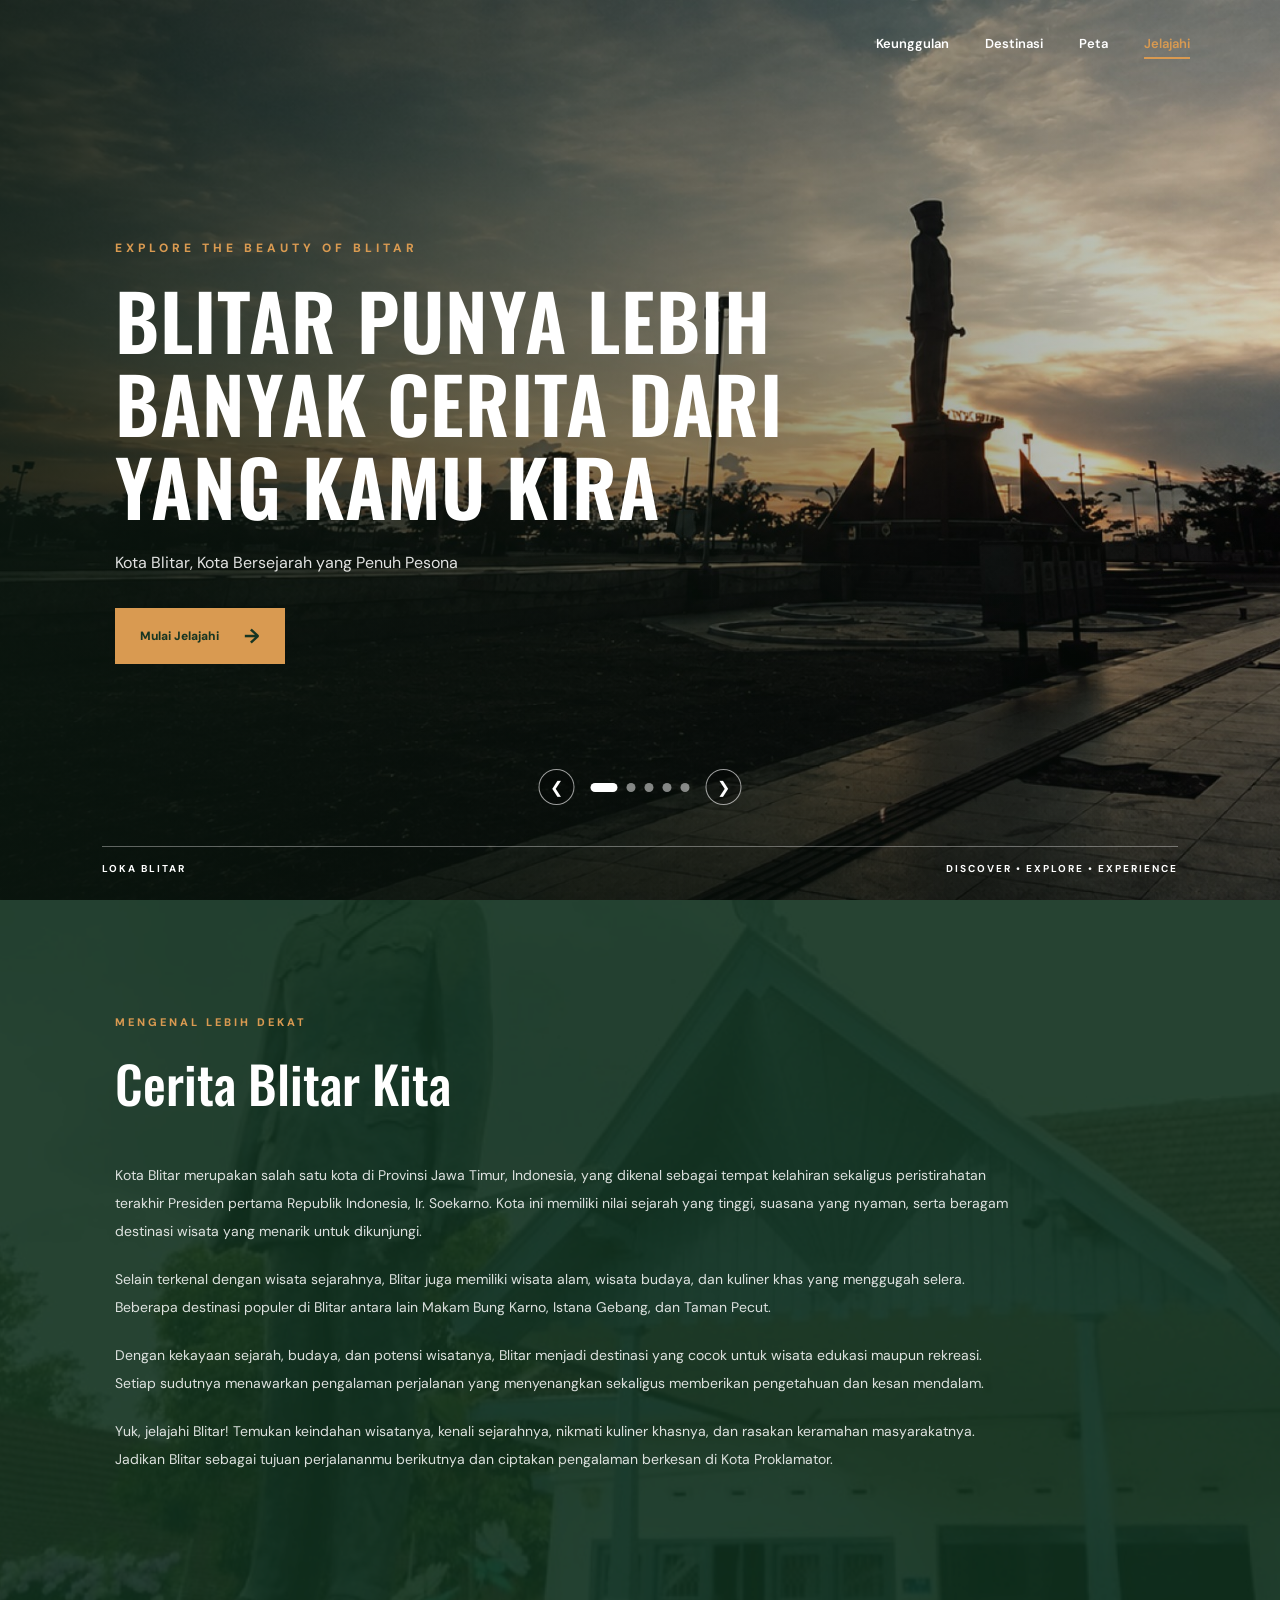
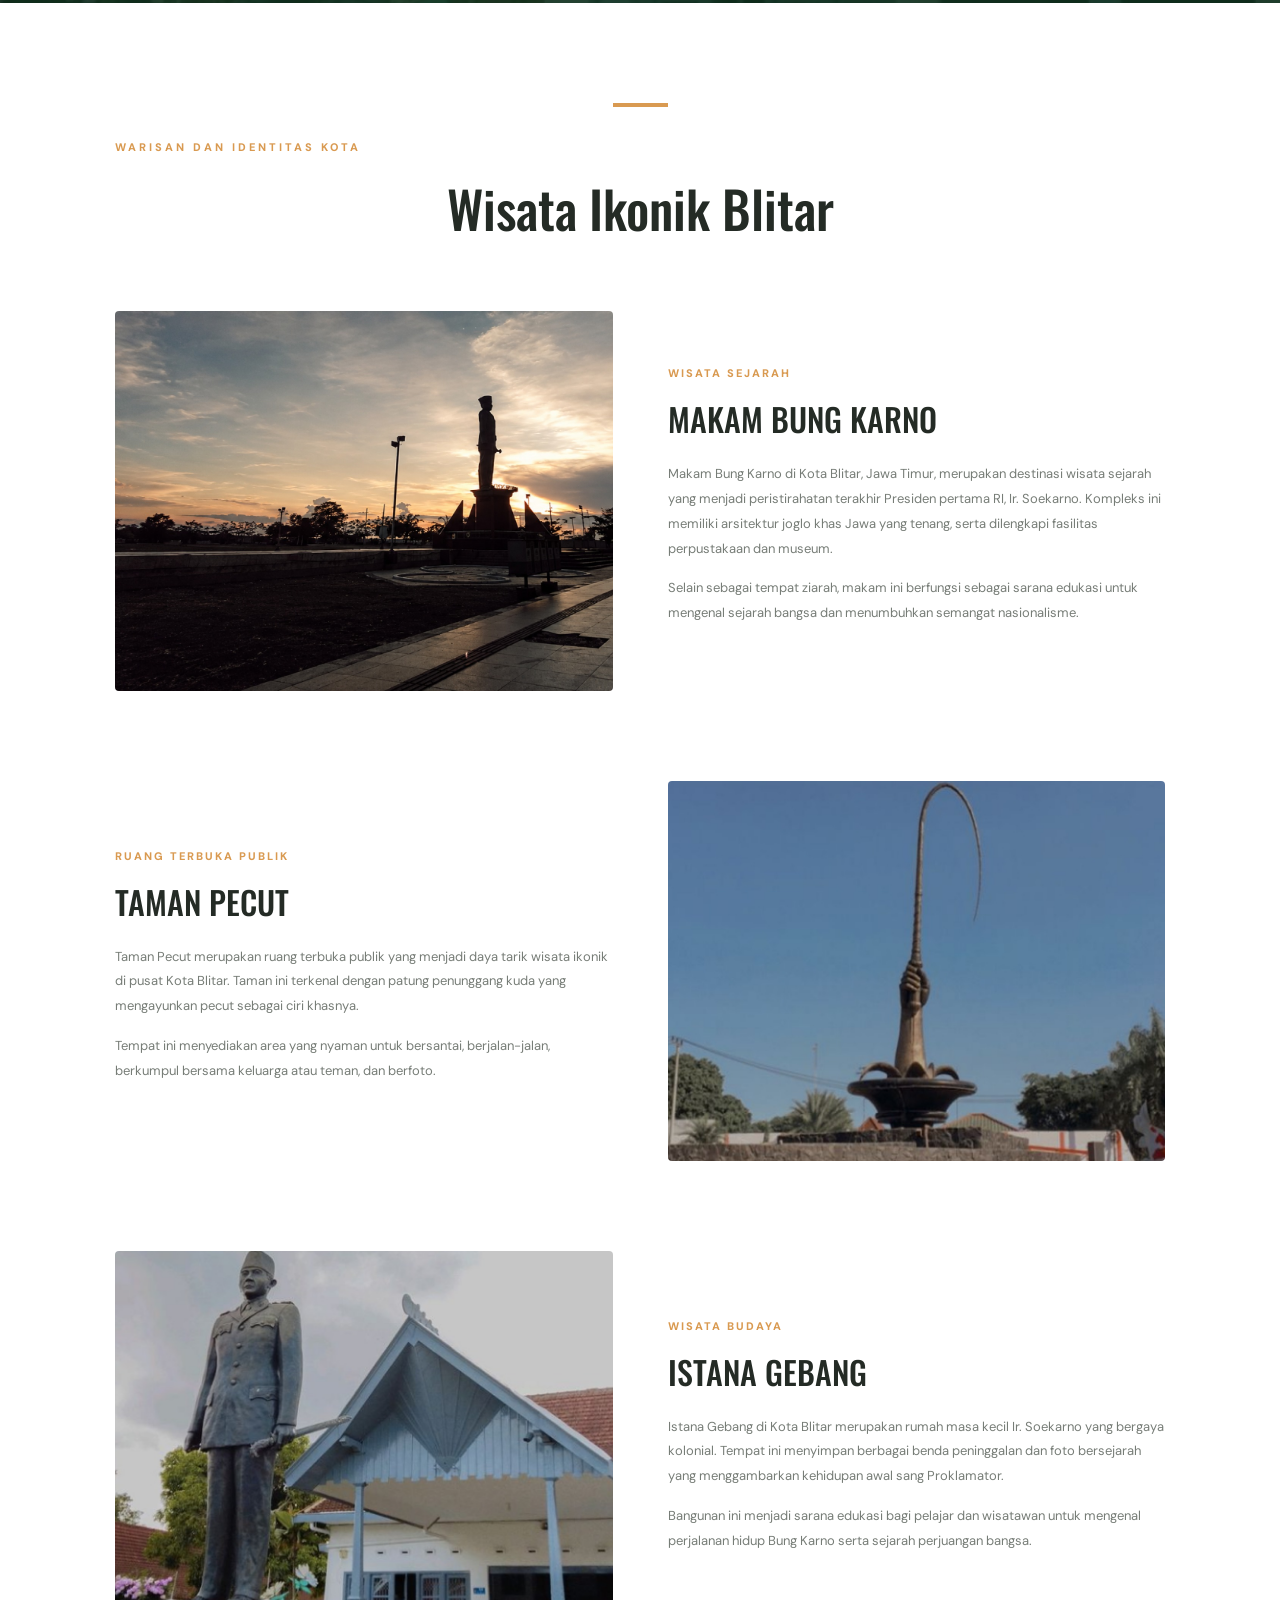
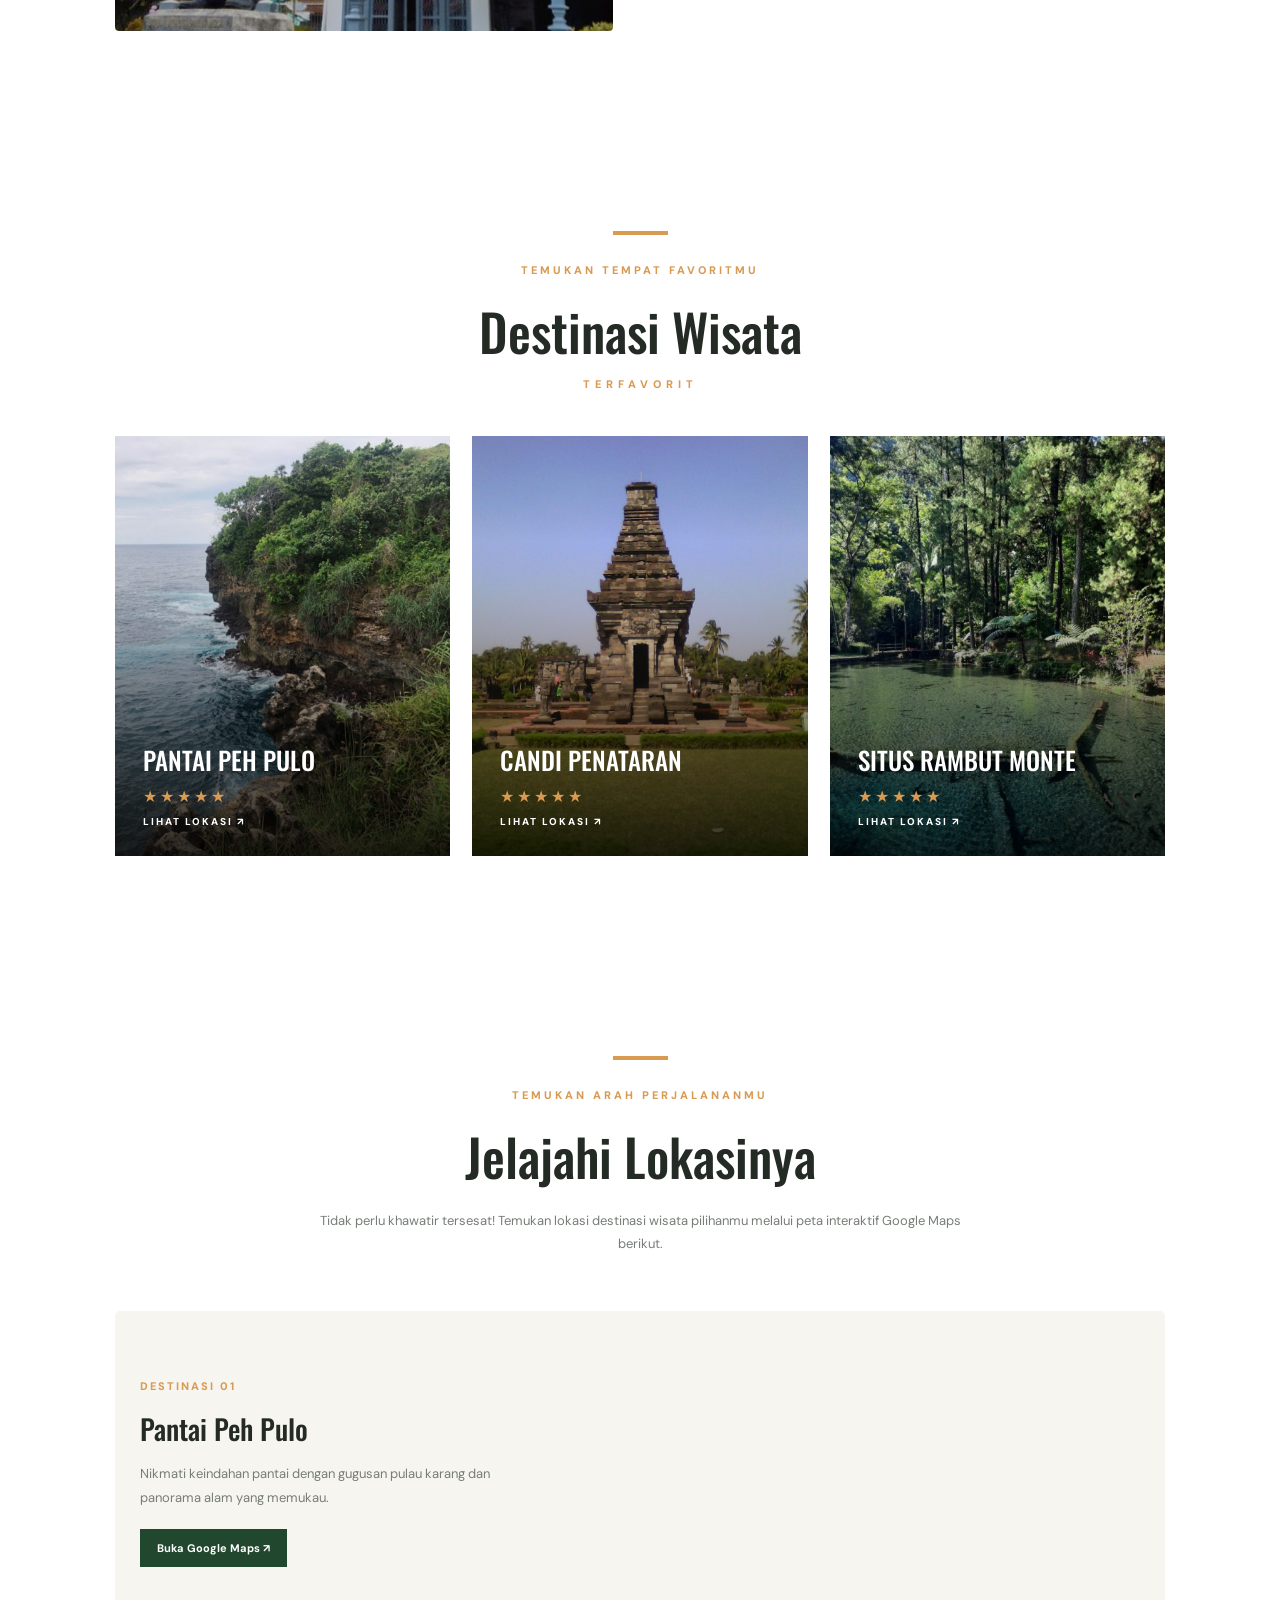
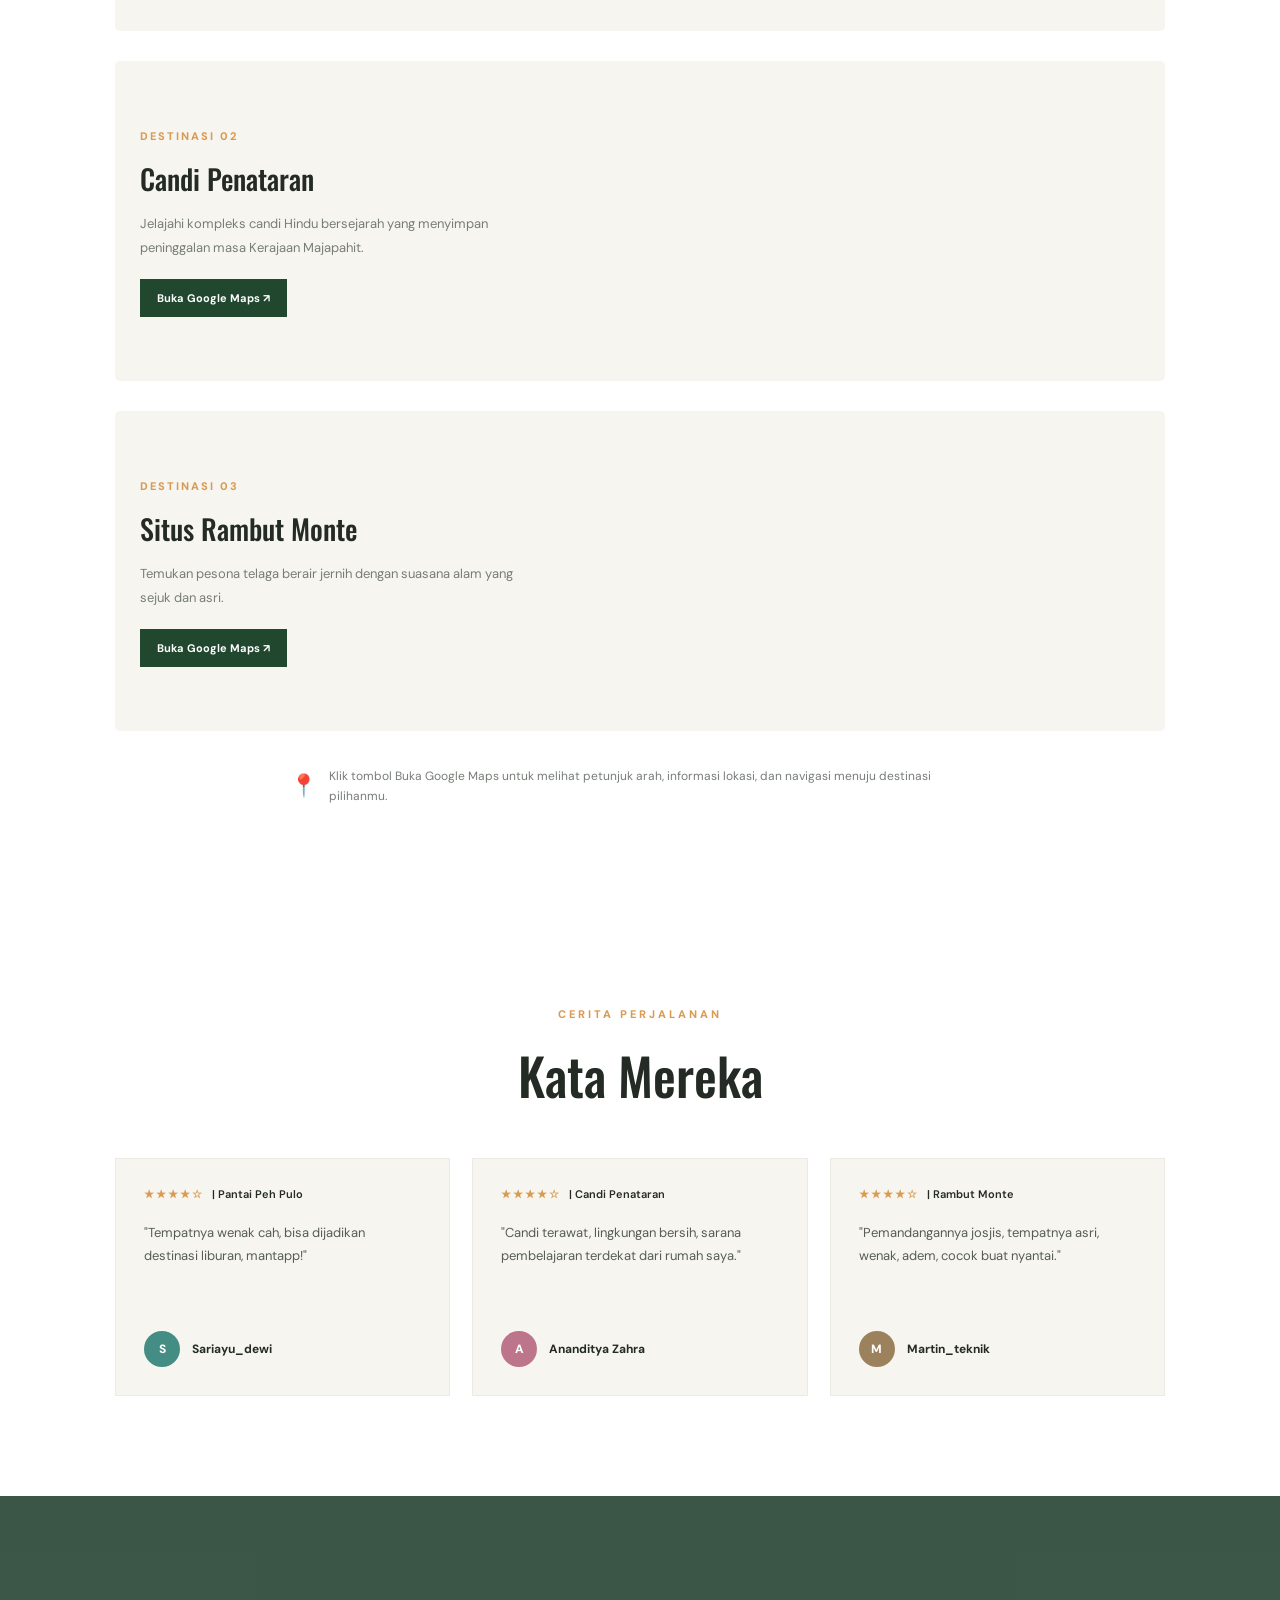
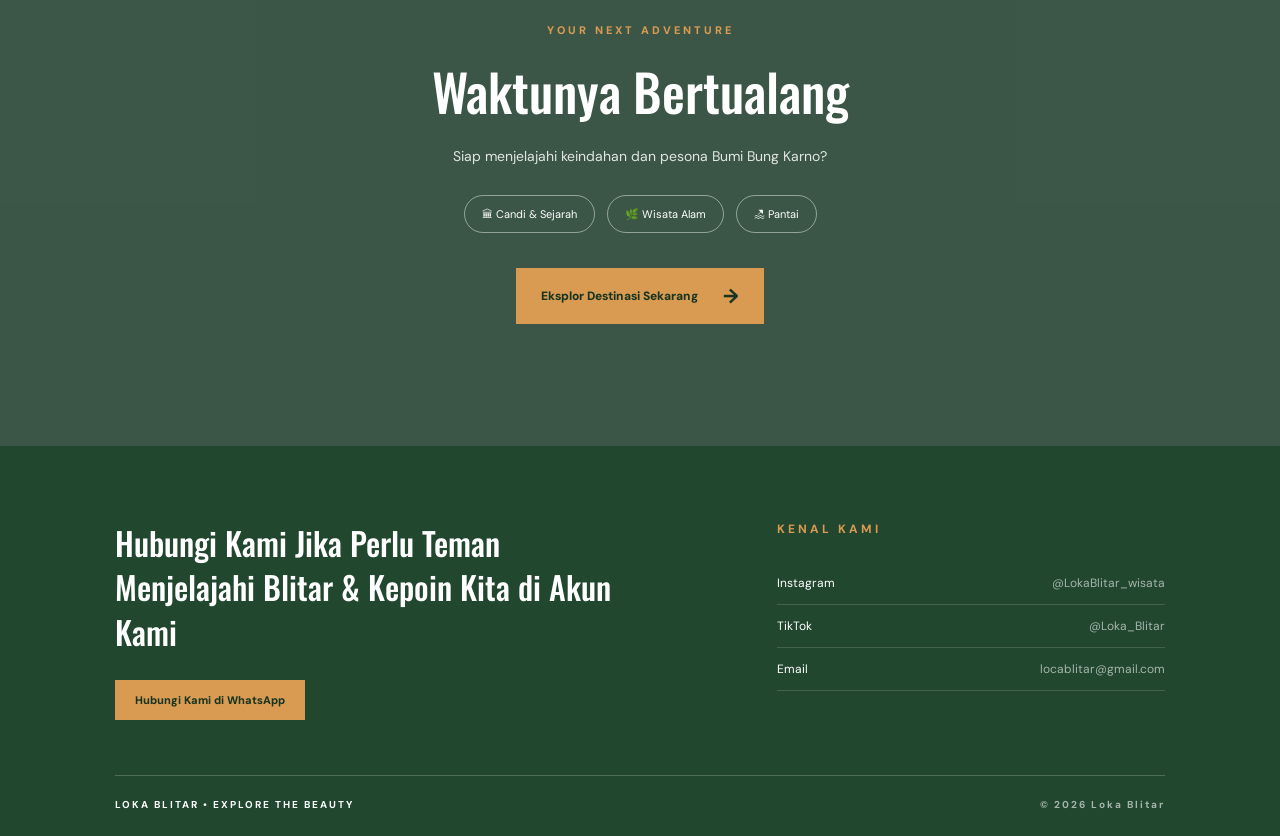
<file: index.html>
<!DOCTYPE html>
<html lang="id">
<head>
    <meta charset="UTF-8">
    <meta name="viewport" content="width=device-width, initial-scale=1.0">
    <meta name="theme-color" content="#21472f">
    <meta name="description" content="Loka Blitar - Jelajahi wisata sejarah, alam, budaya, dan kuliner Blitar.">

    <title>Loka Blitar — Kota Bersejarah yang Penuh Pesona</title>

    <link rel="stylesheet" href="style.css">

    <link rel="preconnect" href="https://fonts.googleapis.com">
    <link rel="preconnect" href="https://fonts.gstatic.com" crossorigin>

    <link href="https://fonts.googleapis.com/css2?family=DM+Sans:wght@300;400;500;600;700;800&family=Oswald:wght@400;500;600;700&display=swap" rel="stylesheet">
</head>

<body>

<!-- =================================
     HERO / BERANDA
================================== -->

<header class="hero" id="beranda" data-interval="5000">

    <!-- GAMBAR HERO
         Untuk mengganti gambar, ubah src di bawah.
         Untuk menambah gambar, salin satu elemen img.
    -->

    <div class="hero-slider">

        <img
            class="hero-image active"
            src="assets/bungkarno-hero.jpeg"
            alt="Makam Bung Karno"
            data-label="EXPLORE THE BEAUTY OF BLITAR"
            data-title="BLITAR PUNYA LEBIH BANYAK CERITA DARI YANG KAMU KIRA"
            data-description="Kota Blitar, Kota Bersejarah yang Penuh Pesona"
        >

        <img
            class="hero-image"
            src="assets/stasiun -dalam.jfif"
            alt="Stasiun Blitar"
            data-label="DISCOVER THE HISTORY"
            data-title="MENELUSURI JEJAK SEJARAH SANG PROKLAMATOR"
            data-description="Titik Awal Penjelajahan Jejak Sang Proklamator."
        >

        <img
            class="hero-image"
            src="assets/museum-peta.jfif"
            alt="Museum Peta"
            data-label="EDUCATIONAL TOURISM"
            data-title="JEJAK PERJUANGAN PETA"
            data-description="Saksi Bisu Perjuangan PETA di Blitar."
        >

        <img
            class="hero-image"
            src="assets/pantai pehpulo.jpeg"
            alt="Pantai Peh Pulo"
            data-label="EXPERIENCE THE NATURE"
            data-title="TEMUKAN PESONA ALAM BLITAR YANG MEMIKAT"
            data-description="Nikmati panorama pantai dan keindahan alam yang menenangkan."
        >

        <img
            class="hero-image"
            src="assets/gn-buthak.jfif"
            alt="Gunung Buthak"
            data-label="FIND YOUR ADVENTURE"
            data-title="ADA BANYAK KEINDAHAN YANG MENUNGGU UNTUK DIJELAJAHI"
            data-description="Temukan pengalaman perjalanan yang berkesan di Blitar."
        >

    </div>

    <div class="hero-shade"></div>

    <a class="hero-logo-hotspot" href="#beranda" aria-label="Loka Blitar"></a>

    <!-- NAVIGASI -->

    <nav class="hero-nav">
        <a href="#keunggulan">Keunggulan</a>
        <a href="#destinasi">Destinasi</a>
        <a href="#peta">Peta</a>
        <a href="#pesanan">Jelajahi</a>
    </nav>

    <!-- JUDUL HERO -->

    <div class="hero-copy">

        <span class="hero-label">
            EXPLORE THE BEAUTY OF BLITAR
        </span>

        <h1>
            BLITAR PUNYA LEBIH BANYAK CERITA DARI YANG KAMU KIRA
        </h1>

        <p>
            Kota Blitar, Kota Bersejarah yang Penuh Pesona
        </p>

        <a href="#destinasi" class="hero-button">
            Mulai Jelajahi <span>→</span>
        </a>

    </div>

    <!-- KONTROL SLIDER -->

    <div class="hero-slider-controls">

        <button class="hero-arrow hero-prev" type="button" aria-label="Gambar sebelumnya">
            &#10094;
        </button>

        <div class="hero-slider-dots"></div>

        <button class="hero-arrow hero-next" type="button" aria-label="Gambar berikutnya">
            &#10095;
        </button>

    </div>

    <div class="hero-bottom">
        <span>LOKA BLITAR</span>
        <span>DISCOVER • EXPLORE • EXPERIENCE</span>
    </div>

</header>


<main>

<!-- =================================
     STORY SECTION
================================== -->

<section class="story section-green" id="keunggulan">

    <div class="story-parallax">
        <img src="assets/istana gebang.jpeg" alt="Istana Gebang">
    </div>

    <div class="story-overlay"></div>

    <div class="story-content">

        <div class="story-heading">

            <span class="section-tag">MENGENAL LEBIH DEKAT</span>

            <h2>Cerita Blitar Kita</h2>

        </div>

        <div class="story-copy">

            <p>
                Kota Blitar merupakan salah satu kota di Provinsi Jawa Timur, Indonesia, yang dikenal sebagai tempat kelahiran sekaligus peristirahatan terakhir Presiden pertama Republik Indonesia, Ir. Soekarno. Kota ini memiliki nilai sejarah yang tinggi, suasana yang nyaman, serta beragam destinasi wisata yang menarik untuk dikunjungi.
            </p>

            <p>
                Selain terkenal dengan wisata sejarahnya, Blitar juga memiliki wisata alam, wisata budaya, dan kuliner khas yang menggugah selera. Beberapa destinasi populer di Blitar antara lain Makam Bung Karno, Istana Gebang, dan Taman Pecut.
            </p>

            <p>
                Dengan kekayaan sejarah, budaya, dan potensi wisatanya, Blitar menjadi destinasi yang cocok untuk wisata edukasi maupun rekreasi. Setiap sudutnya menawarkan pengalaman perjalanan yang menyenangkan sekaligus memberikan pengetahuan dan kesan mendalam.
            </p>

            <p>
                Yuk, jelajahi Blitar! Temukan keindahan wisatanya, kenali sejarahnya, nikmati kuliner khasnya, dan rasakan keramahan masyarakatnya. Jadikan Blitar sebagai tujuan perjalananmu berikutnya dan ciptakan pengalaman berkesan di Kota Proklamator.
            </p>

        </div>

    </div>

</section>


<!-- =================================
     WISATA IKONIK
================================== -->

<section class="iconic section-white">

    <div class="section-rule"></div>

    <span class="section-tag">WARISAN DAN IDENTITAS KOTA</span>

    <h2>Wisata Ikonik Blitar</h2>

    <div class="iconic-list">

        <article class="iconic-row reveal">

            <img src="assets/bungkarno-hero.jpeg" alt="Makam Bung Karno" loading="lazy">

            <div class="iconic-text">

                <span class="eyebrow">WISATA SEJARAH</span>

                <h3>MAKAM BUNG KARNO</h3>

                <p>
                    Makam Bung Karno di Kota Blitar, Jawa Timur, merupakan destinasi wisata sejarah yang menjadi peristirahatan terakhir Presiden pertama RI, Ir. Soekarno. Kompleks ini memiliki arsitektur joglo khas Jawa yang tenang, serta dilengkapi fasilitas perpustakaan dan museum.
                </p>

                <p>
                    Selain sebagai tempat ziarah, makam ini berfungsi sebagai sarana edukasi untuk mengenal sejarah bangsa dan menumbuhkan semangat nasionalisme.
                </p>

            </div>

        </article>


        <article class="iconic-row reverse reveal">

            <img src="assets/WhatsApp Image 2026-10-27 at 10.50.47 AM (5).jpeg" alt="Taman Pecut Blitar" loading="lazy">

            <div class="iconic-text">

                <span class="eyebrow">RUANG TERBUKA PUBLIK</span>

                <h3>TAMAN PECUT</h3>

                <p>
                    Taman Pecut merupakan ruang terbuka publik yang menjadi daya tarik wisata ikonik di pusat Kota Blitar. Taman ini terkenal dengan patung penunggang kuda yang mengayunkan pecut sebagai ciri khasnya.
                </p>

                <p>
                    Tempat ini menyediakan area yang nyaman untuk bersantai, berjalan-jalan, berkumpul bersama keluarga atau teman, dan berfoto.
                </p>

            </div>

        </article>


        <article class="iconic-row reveal">

            <img src="assets/istana gebang.jpeg" alt="Istana Gebang" loading="lazy">

            <div class="iconic-text">

                <span class="eyebrow">WISATA BUDAYA</span>

                <h3>ISTANA GEBANG</h3>

                <p>
                    Istana Gebang di Kota Blitar merupakan rumah masa kecil Ir. Soekarno yang bergaya kolonial. Tempat ini menyimpan berbagai benda peninggalan dan foto bersejarah yang menggambarkan kehidupan awal sang Proklamator.
                </p>

                <p>
                    Bangunan ini menjadi sarana edukasi bagi pelajar dan wisatawan untuk mengenal perjalanan hidup Bung Karno serta sejarah perjuangan bangsa.
                </p>

            </div>

        </article>

    </div>

</section>


<!-- =================================
     DESTINATION SECTION
================================== -->

<section class="destinations section-white" id="destinasi">

    <div class="section-rule"></div>

    <span class="section-tag centered">TEMUKAN TEMPAT FAVORITMU</span>

    <h2>Destinasi Wisata</h2>

    <p class="section-subtitle">TERFAVORIT</p>

    <div class="destination-grid">

        <a class="destination-card" href="#peta">

            <img src="assets/pantai pehpulo.jpeg" alt="Pantai Peh Pulo" loading="lazy">

            <div class="destination-overlay">
                <h3>PANTAI PEH PULO</h3>
                <span>★★★★★</span>
                <small>LIHAT LOKASI ↗</small>
            </div>

        </a>


        <a class="destination-card" href="#peta">

            <img src="assets/candi penataran.jpeg" alt="Candi Penataran" loading="lazy">

            <div class="destination-overlay">
                <h3>CANDI PENATARAN</h3>
                <span>★★★★★</span>
                <small>LIHAT LOKASI ↗</small>
            </div>

        </a>


        <a class="destination-card" href="#peta">

            <img src="assets/rambut monte.jpeg" alt="Situs Rambut Monte" loading="lazy">

            <div class="destination-overlay">
                <h3>SITUS RAMBUT MONTE</h3>
                <span>★★★★★</span>
                <small>LIHAT LOKASI ↗</small>
            </div>

        </a>

    </div>

</section>


<!-- =================================
     GOOGLE MAPS
================================== -->

<section class="maps-section section-white" id="peta">

    <div class="section-rule"></div>

    <span class="section-tag centered">TEMUKAN ARAH PERJALANANMU</span>

    <h2>Jelajahi Lokasinya</h2>

    <p class="maps-intro">
        Tidak perlu khawatir tersesat! Temukan lokasi destinasi wisata pilihanmu melalui peta interaktif Google Maps berikut.
    </p>

    <div class="map-list">

        <article class="map-card reveal">

            <div class="map-info">

                <span class="map-number">DESTINASI 01</span>

                <h3>Pantai Peh Pulo</h3>

                <p>
                    Nikmati keindahan pantai dengan gugusan pulau karang dan panorama alam yang memukau.
                </p>

                <a class="map-button" href="https://www.google.com/maps/search/?api=1&query=Pantai+Peh+Pulo+Blitar" target="_blank" rel="noopener noreferrer">
                    Buka Google Maps ↗
                </a>

            </div>

            <div class="map-frame">

                <iframe
                    src="https://www.google.com/maps?q=Pantai+Peh+Pulo+Blitar&output=embed"
                    title="Peta Pantai Peh Pulo"
                    loading="lazy"
                    allowfullscreen>
                </iframe>

            </div>

        </article>


        <article class="map-card reveal">

            <div class="map-info">

                <span class="map-number">DESTINASI 02</span>

                <h3>Candi Penataran</h3>

                <p>
                    Jelajahi kompleks candi Hindu bersejarah yang menyimpan peninggalan masa Kerajaan Majapahit.
                </p>

                <a class="map-button" href="https://www.google.com/maps/search/?api=1&query=Candi+Penataran+Blitar" target="_blank" rel="noopener noreferrer">
                    Buka Google Maps ↗
                </a>

            </div>

            <div class="map-frame">

                <iframe
                    src="https://www.google.com/maps?q=Candi+Penataran+Blitar&output=embed"
                    title="Peta Candi Penataran"
                    loading="lazy"
                    allowfullscreen>
                </iframe>

            </div>

        </article>


        <article class="map-card reveal">

            <div class="map-info">

                <span class="map-number">DESTINASI 03</span>

                <h3>Situs Rambut Monte</h3>

                <p>
                    Temukan pesona telaga berair jernih dengan suasana alam yang sejuk dan asri.
                </p>

                <a class="map-button" href="https://www.google.com/maps/search/?api=1&query=Situs+Rambut+Monte+Blitar" target="_blank" rel="noopener noreferrer">
                    Buka Google Maps ↗
                </a>

            </div>

            <div class="map-frame">

                <iframe
                    src="https://www.google.com/maps?q=Situs+Rambut+Monte+Blitar&output=embed"
                    title="Peta Situs Rambut Monte"
                    loading="lazy"
                    allowfullscreen>
                </iframe>

            </div>

        </article>

    </div>

    <div class="maps-note">
        <span>📍</span>
        <p>
            Klik tombol Buka Google Maps untuk melihat petunjuk arah, informasi lokasi, dan navigasi menuju destinasi pilihanmu.
        </p>
    </div>

</section>


<!-- =================================
     REVIEW SECTION
================================== -->

<section class="reviews section-white">

    <span class="section-tag centered">CERITA PERJALANAN</span>

    <h2>Kata Mereka</h2>

    <div class="review-grid">

        <article class="review-card reveal">

            <div class="review-top">
                <span class="stars">★★★★☆</span>
                <span>| Pantai Peh Pulo</span>
            </div>

            <p>
                "Tempatnya wenak cah, bisa dijadikan destinasi liburan, mantapp!"
            </p>

            <div class="review-user">
                <span class="avatar teal">S</span>
                <span>Sariayu_dewi</span>
            </div>

        </article>


        <article class="review-card reveal">

            <div class="review-top">
                <span class="stars">★★★★☆</span>
                <span>| Candi Penataran</span>
            </div>

            <p>
                "Candi terawat, lingkungan bersih, sarana pembelajaran terdekat dari rumah saya."
            </p>

            <div class="review-user">
                <span class="avatar pink">A</span>
                <span>Ananditya Zahra</span>
            </div>

        </article>


        <article class="review-card reveal">

            <div class="review-top">
                <span class="stars">★★★★☆</span>
                <span>| Rambut Monte</span>
            </div>

            <p>
                "Pemandangannya josjis, tempatnya asri, wenak, adem, cocok buat nyantai."
            </p>

            <div class="review-user">
                <span class="avatar photo">M</span>
                <span>Martin_teknik</span>
            </div>

        </article>

    </div>

</section>


<!-- =================================
     CALL TO ACTION
================================== -->

<section class="cta" id="pesanan">

    <div class="cta-parallax">
        <img src="assets/footer penataran.jpeg" alt="Candi Penataran">
    </div>

    <div class="cta-overlay"></div>

    <div class="cta-content">

        <span class="section-tag">YOUR NEXT ADVENTURE</span>

        <h2>Waktunya Bertualang</h2>

        <p>
            Siap menjelajahi keindahan dan pesona Bumi Bung Karno?
        </p>

        <div class="pills">

            <a href="#peta">🏛 Candi &amp; Sejarah</a>

            <a href="#peta">🌿 Wisata Alam</a>

            <a href="#peta">🏖 Pantai</a>

        </div>

        <a href="#destinasi" class="button">
            Eksplor Destinasi Sekarang <span>→</span>
        </a>

    </div>

</section>

</main>


<!-- =================================
     FOOTER
================================== -->

<footer class="footer section-green">

    <div class="footer-main">

        <div class="footer-callout">

            <h2>
                Hubungi Kami Jika Perlu Teman Menjelajahi Blitar &amp; Kepoin Kita di Akun Kami
            </h2>

            <a class="whatsapp" href="https://wa.me/" target="_blank" rel="noopener noreferrer">
                Hubungi Kami di WhatsApp
            </a>

        </div>


        <div class="footer-links">

            <h3>KENAL KAMI</h3>

            <a href="https://instagram.com/" target="_blank" rel="noopener noreferrer">
                Instagram
                <span>@LokaBlitar_wisata</span>
            </a>

            <a href="https://tiktok.com/" target="_blank" rel="noopener noreferrer">
                TikTok
                <span>@Loka_Blitar</span>
            </a>

            <a href="mailto:locablitar@gmail.com">
                Email
                <span>locablitar@gmail.com</span>
            </a>

        </div>

    </div>


    <div class="footer-bottom">

        <span>LOKA BLITAR • EXPLORE THE BEAUTY</span>

        <span class="copyright">© 2026 Loka Blitar</span>

    </div>

</footer>


<!-- =================================
     BACK TO TOP
================================== -->

<button class="back-to-top" id="backToTop" aria-label="Kembali ke atas">
    ↑
</button>


<script src="script.js" defer></script>

</body>
</html>
</file>
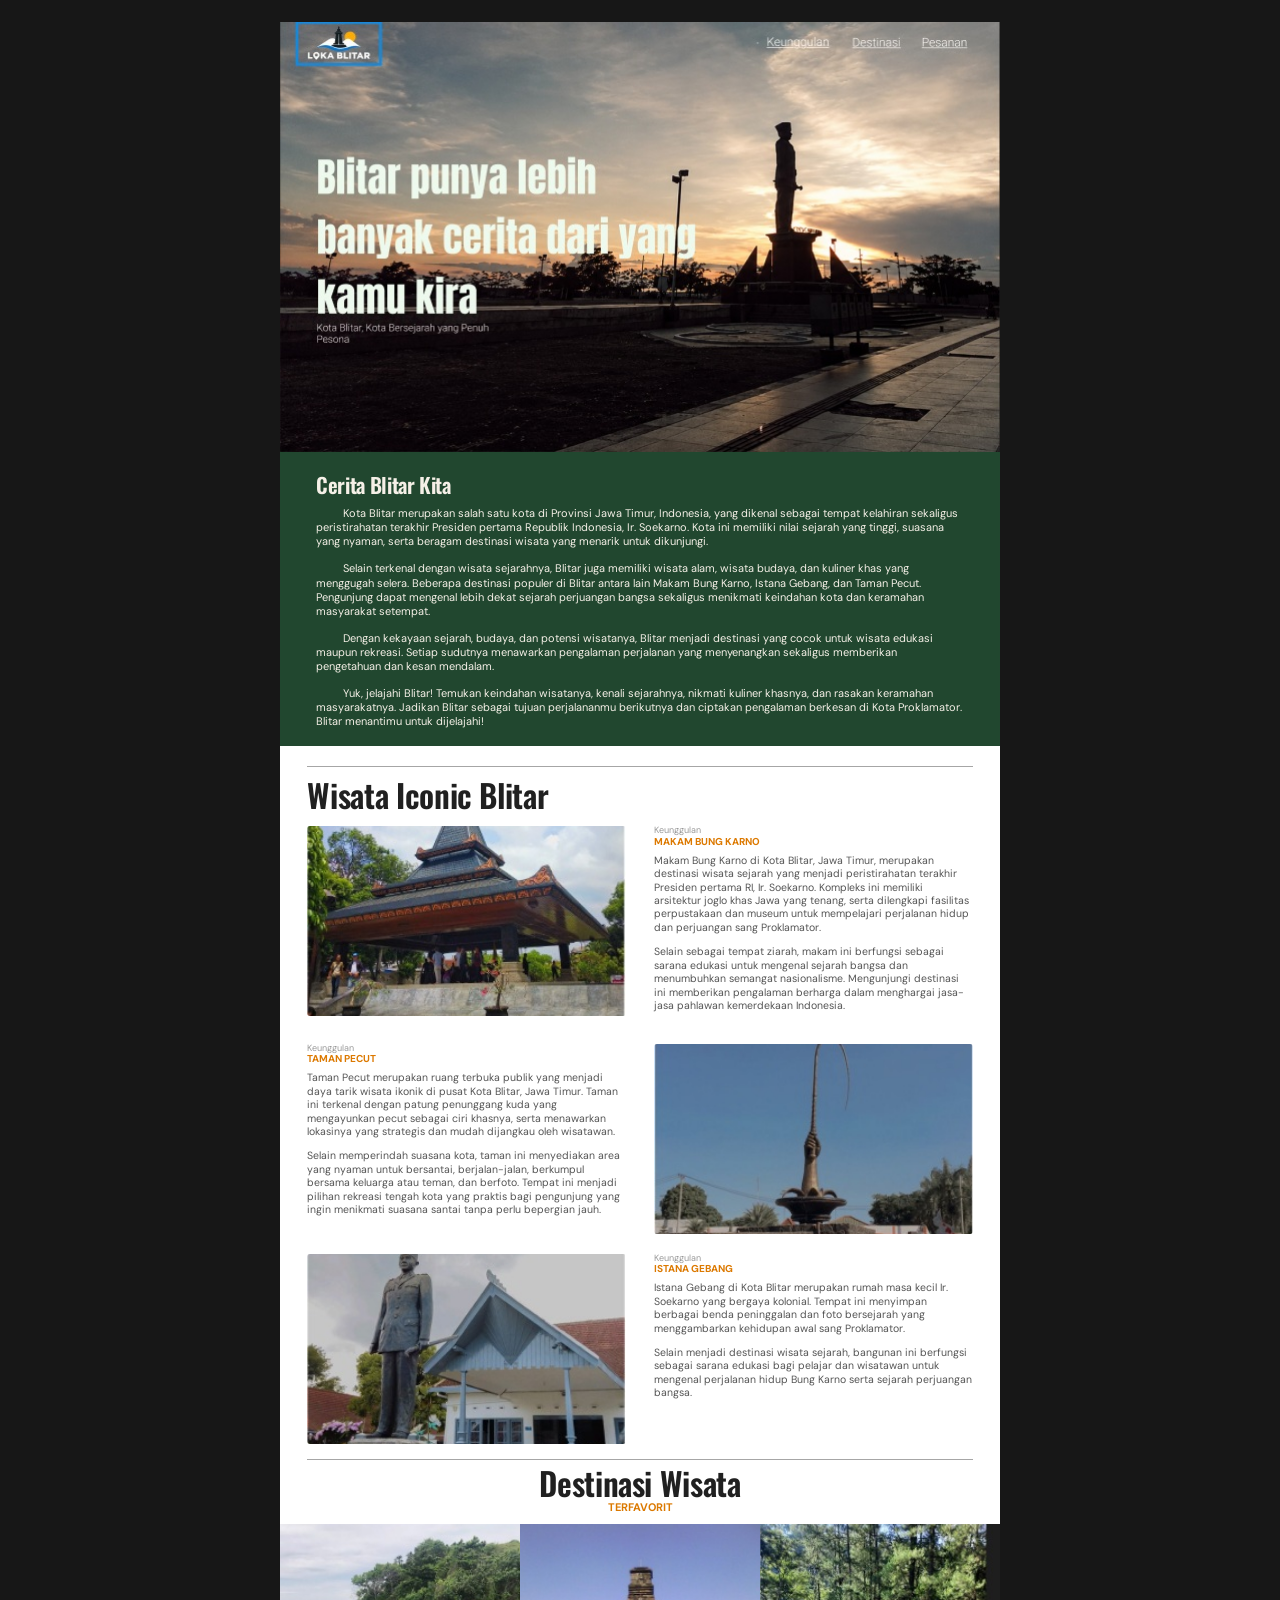
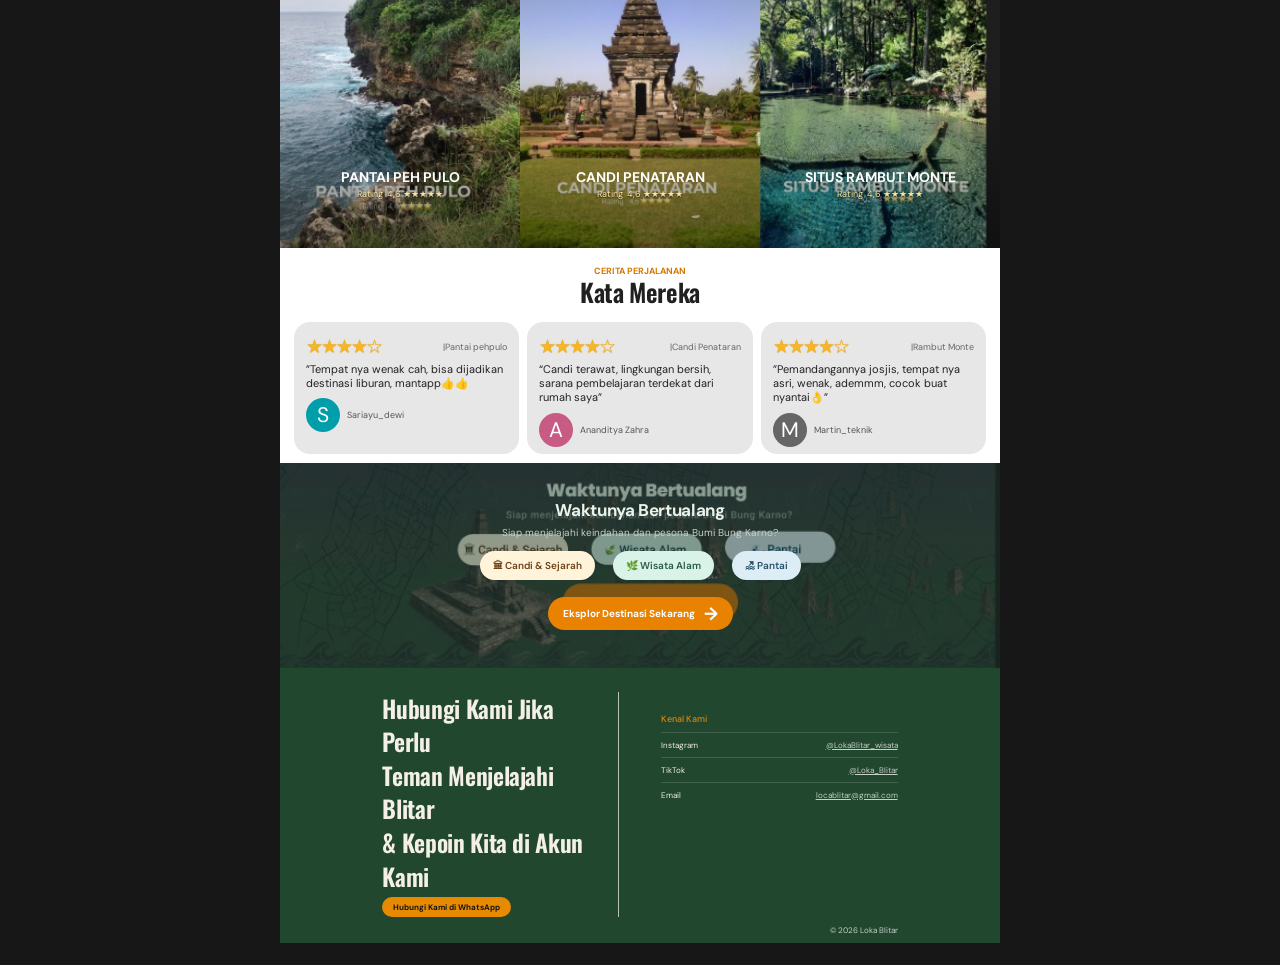
<file: loka-blitar-website/index.html>
<!DOCTYPE html>
<html lang="id">
<head>
  <meta charset="UTF-8">
  <meta name="viewport" content="width=device-width, initial-scale=1.0">
  <meta name="theme-color" content="#21472f">
  <title>Loka Blitar — Kota Bersejarah yang Penuh Pesona</title>
  <link rel="stylesheet" href="style.css">
  <link rel="preconnect" href="https://fonts.googleapis.com">
  <link rel="preconnect" href="https://fonts.gstatic.com" crossorigin>
  <link href="https://fonts.googleapis.com/css2?family=DM+Sans:wght@300;400;500;600;700&family=Oswald:wght@500;600;700&display=swap" rel="stylesheet">
</head>
<body>
  <header class="hero" id="beranda" aria-label="Loka Blitar">
    <!-- Gambar ini berasal dari area hero pada referensi Figma agar komposisinya tetap dekat. -->
    <img class="hero-reference" src="assets/hero-reference.jpg" alt="" aria-hidden="true">
    <a class="hero-logo-hotspot" href="#beranda" aria-label="Loka Blitar"></a>
    <nav class="hero-nav" aria-label="Navigasi utama">
      <a href="#keunggulan">Keunggulan</a>
      <a href="#destinasi">Destinasi</a>
      <a href="#pesanan">Pesanan</a>
    </nav>
    <div class="hero-copy">
      <h1>Blitar punya lebih<br>banyak cerita dari yang<br>kamu kira</h1>
      <p>Kota Blitar, Kota Bersejarah yang Penuh<br>Pesona</p>
    </div>
  </header>

  <main>
    <section class="story section-green" id="keunggulan">
      <h2>Cerita Blitar Kita</h2>
      <div class="story-copy">
        <p>Kota Blitar merupakan salah satu kota di Provinsi Jawa Timur, Indonesia, yang dikenal sebagai tempat kelahiran sekaligus peristirahatan terakhir Presiden pertama Republik Indonesia, Ir. Soekarno. Kota ini memiliki nilai sejarah yang tinggi, suasana yang nyaman, serta beragam destinasi wisata yang menarik untuk dikunjungi.</p>
        <p>Selain terkenal dengan wisata sejarahnya, Blitar juga memiliki wisata alam, wisata budaya, dan kuliner khas yang menggugah selera. Beberapa destinasi populer di Blitar antara lain Makam Bung Karno, Istana Gebang, dan Taman Pecut. Pengunjung dapat mengenal lebih dekat sejarah perjuangan bangsa sekaligus menikmati keindahan kota dan keramahan masyarakat setempat.</p>
        <p>Dengan kekayaan sejarah, budaya, dan potensi wisatanya, Blitar menjadi destinasi yang cocok untuk wisata edukasi maupun rekreasi. Setiap sudutnya menawarkan pengalaman perjalanan yang menyenangkan sekaligus memberikan pengetahuan dan kesan mendalam.</p>
        <p>Yuk, jelajahi Blitar! Temukan keindahan wisatanya, kenali sejarahnya, nikmati kuliner khasnya, dan rasakan keramahan masyarakatnya. Jadikan Blitar sebagai tujuan perjalananmu berikutnya dan ciptakan pengalaman berkesan di Kota Proklamator. Blitar menantimu untuk dijelajahi!</p>
      </div>
    </section>

    <section class="iconic section-white">
      <div class="section-rule"></div>
      <h2>Wisata Iconic Blitar</h2>
      <div class="iconic-list">
        <article class="iconic-row">
          <img src="assets/makam-bung-karno.jpg" alt="Makam Bung Karno">
          <div class="iconic-text">
            <span class="eyebrow">Keunggulan</span>
            <h3>MAKAM BUNG KARNO</h3>
            <p>Makam Bung Karno di Kota Blitar, Jawa Timur, merupakan destinasi wisata sejarah yang menjadi peristirahatan terakhir Presiden pertama RI, Ir. Soekarno. Kompleks ini memiliki arsitektur joglo khas Jawa yang tenang, serta dilengkapi fasilitas perpustakaan dan museum untuk mempelajari perjalanan hidup dan perjuangan sang Proklamator.</p>
            <p>Selain sebagai tempat ziarah, makam ini berfungsi sebagai sarana edukasi untuk mengenal sejarah bangsa dan menumbuhkan semangat nasionalisme. Mengunjungi destinasi ini memberikan pengalaman berharga dalam menghargai jasa-jasa pahlawan kemerdekaan Indonesia.</p>
          </div>
        </article>
        <article class="iconic-row reverse">
          <img src="assets/taman-pecut.jpg" alt="Taman Pecut Blitar">
          <div class="iconic-text">
            <span class="eyebrow">Keunggulan</span>
            <h3>TAMAN PECUT</h3>
            <p>Taman Pecut merupakan ruang terbuka publik yang menjadi daya tarik wisata ikonik di pusat Kota Blitar, Jawa Timur. Taman ini terkenal dengan patung penunggang kuda yang mengayunkan pecut sebagai ciri khasnya, serta menawarkan lokasinya yang strategis dan mudah dijangkau oleh wisatawan.</p>
            <p>Selain memperindah suasana kota, taman ini menyediakan area yang nyaman untuk bersantai, berjalan-jalan, berkumpul bersama keluarga atau teman, dan berfoto. Tempat ini menjadi pilihan rekreasi tengah kota yang praktis bagi pengunjung yang ingin menikmati suasana santai tanpa perlu bepergian jauh.</p>
          </div>
        </article>
        <article class="iconic-row">
          <img src="assets/istana-gebang.jpg" alt="Istana Gebang">
          <div class="iconic-text">
            <span class="eyebrow">Keunggulan</span>
            <h3>ISTANA GEBANG</h3>
            <p>Istana Gebang di Kota Blitar merupakan rumah masa kecil Ir. Soekarno yang bergaya kolonial. Tempat ini menyimpan berbagai benda peninggalan dan foto bersejarah yang menggambarkan kehidupan awal sang Proklamator.</p>
            <p>Selain menjadi destinasi wisata sejarah, bangunan ini berfungsi sebagai sarana edukasi bagi pelajar dan wisatawan untuk mengenal perjalanan hidup Bung Karno serta sejarah perjuangan bangsa.</p>
          </div>
        </article>
      </div>
    </section>

    <section class="destinations section-white" id="destinasi">
      <div class="section-rule"></div>
      <h2>Destinasi Wisata</h2>
      <p class="section-subtitle">TERFAVORIT</p>
      <div class="destination-grid">
        <a class="destination-card" href="#pesanan">
          <img src="assets/pantai-peh-pulo.jpg" alt="Pantai Peh Pulo">
          <div class="destination-overlay"><h3>PANTAI PEH PULO</h3><span>Rating&nbsp; 4,6 ★★★★★</span></div>
        </a>
        <a class="destination-card" href="#pesanan">
          <img src="assets/candi-penataran.jpg" alt="Candi Penataran">
          <div class="destination-overlay"><h3>CANDI PENATARAN</h3><span>Rating&nbsp; 4,6 ★★★★★</span></div>
        </a>
        <a class="destination-card" href="#pesanan">
          <img src="assets/rambut-monte.jpg" alt="Situs Rambut Monte">
          <div class="destination-overlay"><h3>SITUS RAMBUT MONTE</h3><span>Rating&nbsp; 4,6 ★★★★★</span></div>
        </a>
      </div>
    </section>

    <section class="reviews section-white">
      <p class="eyebrow centered">CERITA PERJALANAN</p>
      <h2>Kata Mereka</h2>
      <div class="review-grid">
        <article class="review-card"><div class="review-top"><span class="stars">★★★★☆</span><span>|Pantai pehpulo</span></div><p>”Tempat nya wenak cah, bisa dijadikan destinasi liburan, mantapp👍👍</p><div class="review-user"><span class="avatar teal">S</span><span>Sariayu_dewi</span></div></article>
        <article class="review-card"><div class="review-top"><span class="stars">★★★★☆</span><span>|Candi Penataran</span></div><p>“Candi terawat, lingkungan bersih, sarana pembelajaran terdekat dari rumah saya”</p><div class="review-user"><span class="avatar pink">A</span><span>Ananditya Zahra</span></div></article>
        <article class="review-card"><div class="review-top"><span class="stars">★★★★☆</span><span>|Rambut Monte</span></div><p>”Pemandangannya josjis, tempat nya asri, wenak, ademmm, cocok buat nyantai👌”</p><div class="review-user"><span class="avatar photo">M</span><span>Martin_teknik</span></div></article>
      </div>
    </section>

    <section class="cta" id="pesanan">
      <img src="assets/cta-reference.jpg" alt="" aria-hidden="true">
      <div class="cta-content">
        <h2>Waktunya Bertualang</h2>
        <p>Siap menjelajahi keindahan dan pesona Bumi Bung Karno?</p>
        <div class="pills"><a href="#destinasi">🏛 Candi &amp; Sejarah</a><a href="#destinasi">🌿 Wisata Alam</a><a href="#destinasi">🏖 Pantai</a></div>
        <a class="button" href="#destinasi">Eksplor Destinasi Sekarang <span>→</span></a>
      </div>
    </section>
  </main>

  <footer class="footer section-green">
    <div class="footer-main">
      <div class="footer-callout">
        <h2>Hubungi Kami Jika Perlu<br>Teman Menjelajahi Blitar<br>&amp; Kepoin Kita di Akun<br>Kami</h2>
        <a class="whatsapp" href="https://wa.me/" target="_blank" rel="noreferrer">Hubungi Kami di WhatsApp</a>
      </div>
      <div class="footer-links">
        <h3>Kenal Kami</h3>
        <a href="https://instagram.com/">Instagram <span>@LokaBlitar_wisata</span></a>
        <a href="https://tiktok.com/">TikTok <span>@Loka_Blitar</span></a>
        <a href="mailto:locablitar@gmail.com">Email <span>locablitar@gmail.com</span></a>
      </div>
    </div>
    <p class="copyright">© 2026 Loka Blitar</p>
  </footer>
  <script src="script.js"></script>
</body>
</html>
</file>
<file: style.css>
/* =========================================
   1. GLOBAL SETTINGS
========================================= */

:root {
    --green: #21472f;
    --green-dark: #163522;
    --green-light: #456d50;
    --orange: #d99a51;
    --cream: #f7f5ef;
    --white: #ffffff;
    --text: #242b25;
    --muted: #777d77;
}

* {
    margin: 0;
    padding: 0;
    box-sizing: border-box;
}

html {
    scroll-behavior: smooth;
    scroll-padding-top: 80px;
}

body {
    font-family: "DM Sans", sans-serif;
    color: var(--text);
    background: var(--white);
    overflow-x: hidden;
}

img {
    display: block;
    max-width: 100%;
}

a {
    color: inherit;
    text-decoration: none;
}

button {
    font: inherit;
}

.section-white {
    background: var(--white);
}

.section-green {
    background: var(--green);
}

.section-tag {
    display: inline-block;
    color: var(--orange);
    font-size: 11px;
    font-weight: 800;
    letter-spacing: 3px;
    margin-bottom: 16px;
}

.centered {
    display: block;
    text-align: center;
}

.section-rule {
    width: 55px;
    height: 4px;
    background: var(--orange);
    margin: 0 auto 28px;
}


/* =========================================
   2. HERO FULL SCREEN
========================================= */

.hero {
    position: relative;
    isolation: isolate;

    width: 100%;
    height: 100vh;
    height: 100svh;

    min-height: 650px;

    overflow: hidden;
    color: var(--white);
    background: var(--green-dark);
}

/* Gambar slider */

.hero-slider {
    position: absolute;
    inset: 0;
    z-index: 0;
    overflow: hidden;
}

.hero-image {
    position: absolute;
    inset: 0;

    width: 100%;
    height: 100%;

    object-fit: cover;
    object-position: center;

    opacity: 0;
    visibility: hidden;

    transform: scale(1.08);

    transition:
        opacity 1.2s ease,
        transform 5s ease,
        visibility 1.2s ease;
}

.hero-image.active {
    opacity: 1;
    visibility: visible;
    transform: scale(1);
}

/* Lapisan gelap */

.hero-shade {
    position: absolute;
    inset: 0;
    z-index: 1;

    background:
        linear-gradient(
            90deg,
            rgba(10, 24, 15, 0.82) 0%,
            rgba(10, 24, 15, 0.50) 50%,
            rgba(10, 24, 15, 0.18) 100%
        ),
        linear-gradient(
            0deg,
            rgba(0, 0, 0, 0.40),
            transparent 45%
        );
}

/* Logo hotspot */

.hero-logo-hotspot {
    position: absolute;
    top: 25px;
    left: 7%;
    z-index: 5;

    width: 140px;
    height: 55px;
}

/* Navigasi */

.hero-nav {
    position: absolute;
    top: 35px;
    right: 7%;
    z-index: 5;

    display: flex;
    align-items: center;
    gap: 36px;
}

.hero-nav a {
    position: relative;

    color: white;
    font-size: 13px;
    font-weight: 600;

    transition: 0.3s;
}

.hero-nav a::after {
    content: "";
    position: absolute;

    left: 0;
    bottom: -7px;

    width: 0;
    height: 2px;

    background: var(--orange);
    transition: 0.3s;
}

.hero-nav a:hover,
.hero-nav a.active {
    color: var(--orange);
}

.hero-nav a:hover::after,
.hero-nav a.active::after {
    width: 100%;
}

/* Konten hero */

.hero-copy {
    position: absolute;
    z-index: 3;

    top: 50%;
    left: 9%;

    transform: translateY(-50%);

    width: min(760px, 82%);
}

.hero-label {
    display: inline-block;

    color: var(--orange);
    font-size: 12px;
    font-weight: 800;
    letter-spacing: 4px;

    margin-bottom: 22px;
}

.hero-copy h1 {
    max-width: 760px;

    font-family: "Oswald", sans-serif;
    font-size: clamp(42px, 6vw, 82px);
    font-weight: 600;
    line-height: 1.08;
    letter-spacing: 1px;

    margin-bottom: 22px;
}

.hero-copy p {
    font-size: 16px;
    font-weight: 400;
    line-height: 1.7;

    color: rgba(255,255,255,0.88);

    margin-bottom: 32px;
}

.hero-button,
.button {
    display: inline-flex;
    align-items: center;
    justify-content: center;
    gap: 25px;

    padding: 15px 25px;

    background: var(--orange);
    color: var(--green-dark);

    font-size: 12px;
    font-weight: 800;

    transition: 0.3s;
}

.hero-button:hover,
.button:hover {
    background: white;
    transform: translateY(-4px);
}

.hero-button span,
.button span {
    font-size: 20px;
}

/* Kontrol slider */

.hero-slider-controls {
    position: absolute;
    z-index: 5;

    bottom: 95px;
    left: 50%;

    transform: translateX(-50%);

    display: flex;
    align-items: center;
    gap: 16px;
}

.hero-slider-dots {
    display: flex;
    align-items: center;
    gap: 9px;
}

.hero-dot {
    width: 9px;
    height: 9px;

    border: none;
    border-radius: 20px;

    background: rgba(255,255,255,0.5);

    cursor: pointer;
    transition: 0.3s;
}

.hero-dot.active {
    width: 27px;
    background: white;
}

.hero-arrow {
    width: 36px;
    height: 36px;

    display: grid;
    place-items: center;

    color: white;
    background: rgba(0,0,0,0.25);

    border: 1px solid rgba(255,255,255,0.6);
    border-radius: 50%;

    cursor: pointer;
    transition: 0.3s;
}

.hero-arrow:hover {
    background: var(--orange);
    border-color: var(--orange);
    color: var(--green-dark);
}

/* Informasi bawah hero */

.hero-bottom {
    position: absolute;
    z-index: 3;

    bottom: 25px;
    left: 8%;
    right: 8%;

    display: flex;
    align-items: center;
    justify-content: space-between;

    padding-top: 15px;
    border-top: 1px solid rgba(255,255,255,0.35);

    font-size: 10px;
    font-weight: 700;
    letter-spacing: 2px;
}


/* =========================================
   3. STORY SECTION
========================================= */

.story {
    position: relative;
    isolation: isolate;

    min-height: 650px;
    padding: 110px 9%;

    overflow: hidden;
    color: white;
}

.story-parallax {
    position: absolute;
    inset: 0;
    z-index: -2;
    overflow: hidden;
}

.story-parallax img {
    width: 100%;
    height: 120%;
    object-fit: cover;
    object-position: center;
}

.story-overlay {
    position: absolute;
    inset: 0;
    z-index: -1;

    background: rgba(17, 49, 30, 0.88);
}

.story-content {
    position: relative;
    max-width: 1100px;
    margin: auto;
}

.story-heading {
    margin-bottom: 40px;
}

.story-heading h2,
.iconic h2,
.destinations h2,
.maps-section h2,
.reviews h2,
.cta h2 {
    font-family: "Oswald", sans-serif;
    font-size: clamp(35px, 4vw, 55px);
    font-weight: 500;
}

.story-copy {
    max-width: 900px;
}

.story-copy p {
    margin-bottom: 20px;

    color: rgba(255,255,255,0.85);
    font-size: 14px;
    line-height: 2;
}


/* =========================================
   4. ICONIC SECTION
========================================= */

.iconic {
    padding: 100px 9%;
}

.iconic > h2 {
    text-align: center;
    margin-bottom: 65px;
}

.iconic-list {
    max-width: 1100px;
    margin: auto;
}

.iconic-row {
    display: grid;
    grid-template-columns: 1fr 1fr;

    align-items: center;
    gap: 55px;

    margin-bottom: 90px;
}

.iconic-row:last-child {
    margin-bottom: 0;
}

.iconic-row img {
    width: 100%;
    height: 380px;

    object-fit: cover;
    border-radius: 4px;
}

.iconic-row.reverse img {
    order: 2;
}

.iconic-text .eyebrow {
    display: inline-block;

    color: var(--orange);
    font-size: 11px;
    font-weight: 800;
    letter-spacing: 2px;

    margin-bottom: 15px;
}

.iconic-text h3 {
    font-family: "Oswald", sans-serif;
    font-size: 32px;
    font-weight: 500;

    margin-bottom: 20px;
}

.iconic-text p {
    color: var(--muted);
    font-size: 13px;
    line-height: 1.9;

    margin-bottom: 15px;
}


/* =========================================
   5. DESTINATION SECTION
========================================= */

.destinations {
    padding: 100px 9%;
}

.destinations h2,
.maps-section h2,
.reviews h2 {
    text-align: center;
}

.section-subtitle {
    margin-top: 8px;
    margin-bottom: 45px;

    color: var(--orange);
    text-align: center;

    font-size: 11px;
    font-weight: 800;
    letter-spacing: 5px;
}

.destination-grid {
    display: grid;
    grid-template-columns: repeat(3, 1fr);
    gap: 22px;

    max-width: 1150px;
    margin: auto;
}

.destination-card {
    position: relative;

    display: block;
    height: 420px;

    overflow: hidden;
    background: var(--green-dark);

    transition: 0.4s;
}

.destination-card img {
    width: 100%;
    height: 100%;

    object-fit: cover;

    transition: transform 0.7s;
}

.destination-card:hover img {
    transform: scale(1.09);
}

.destination-card:hover {
    transform: translateY(-7px);
}

.destination-overlay {
    position: absolute;
    inset: 0;

    display: flex;
    flex-direction: column;
    justify-content: flex-end;
    align-items: flex-start;

    padding: 28px;

    color: white;

    background: linear-gradient(
        transparent 25%,
        rgba(0,0,0,0.82)
    );
}

.destination-overlay h3 {
    font-family: "Oswald", sans-serif;
    font-size: 25px;
    font-weight: 500;
}

.destination-overlay span {
    color: var(--orange);
    letter-spacing: 3px;
    margin: 8px 0;
}

.destination-overlay small {
    font-size: 10px;
    font-weight: 800;
    letter-spacing: 2px;
}


/* =========================================
   6. MAPS SECTION
========================================= */

.maps-section {
    padding: 100px 9%;
}

.maps-intro {
    max-width: 650px;

    margin: 15px auto 55px;

    color: var(--muted);
    text-align: center;

    font-size: 13px;
    line-height: 1.8;
}

.map-list {
    max-width: 1100px;
    margin: auto;
}

.map-card {
    display: grid;
    grid-template-columns: 0.8fr 1.2fr;

    gap: 35px;
    align-items: center;

    margin-bottom: 30px;
    padding: 25px;

    background: var(--cream);
    border-radius: 5px;

    transition: 0.3s;
}

.map-card:hover {
    transform: translateY(-4px);
    box-shadow: 0 15px 35px rgba(0,0,0,0.08);
}

.map-number {
    color: var(--orange);

    font-size: 11px;
    font-weight: 800;
    letter-spacing: 2px;
}

.map-info h3 {
    font-family: "Oswald", sans-serif;
    font-size: 28px;
    font-weight: 500;

    margin: 13px 0;
}

.map-info p {
    color: var(--muted);
    font-size: 13px;
    line-height: 1.8;

    margin-bottom: 20px;
}

.map-button {
    display: inline-block;

    padding: 12px 17px;

    background: var(--green);
    color: white;

    font-size: 11px;
    font-weight: 700;

    transition: 0.3s;
}

.map-button:hover {
    background: var(--orange);
    color: var(--green-dark);
}

.map-frame {
    height: 270px;
    overflow: hidden;
    border-radius: 4px;
}

.map-frame iframe {
    width: 100%;
    height: 100%;
    border: 0;
}

.maps-note {
    display: flex;
    align-items: center;
    justify-content: center;

    gap: 12px;

    max-width: 700px;
    margin: 35px auto 0;

    color: var(--muted);
    font-size: 12px;
    line-height: 1.7;
}

.maps-note span {
    font-size: 22px;
}


/* =========================================
   7. REVIEW SECTION
========================================= */

.reviews {
    padding: 100px 9%;
}

.reviews h2 {
    margin-bottom: 45px;
}

.review-grid {
    display: grid;
    grid-template-columns: repeat(3, 1fr);

    gap: 22px;

    max-width: 1100px;
    margin: auto;
}

.review-card {
    padding: 28px;

    background: var(--cream);
    border: 1px solid #eceae3;

    transition: 0.3s;
}

.review-card:hover {
    transform: translateY(-6px);
    box-shadow: 0 15px 30px rgba(0,0,0,0.06);
}

.review-top {
    display: flex;
    flex-wrap: wrap;
    gap: 8px;

    font-size: 11px;
    font-weight: 600;

    margin-bottom: 20px;
}

.stars {
    color: var(--orange);
    letter-spacing: 2px;
}

.review-card > p {
    min-height: 90px;

    color: #555d56;
    font-size: 13px;
    line-height: 1.8;
}

.review-user {
    display: flex;
    align-items: center;
    gap: 12px;

    margin-top: 20px;

    font-size: 12px;
    font-weight: 700;
}

.avatar {
    width: 36px;
    height: 36px;

    display: grid;
    place-items: center;

    border-radius: 50%;

    color: white;
    font-weight: 800;
}

.teal {
    background: #438d85;
}

.pink {
    background: #bd758c;
}

.photo {
    background: #9b825c;
}


/* =========================================
   8. CTA SECTION
========================================= */

.cta {
    position: relative;
    isolation: isolate;

    min-height: 550px;

    display: grid;
    place-items: center;

    padding: 90px 9%;

    overflow: hidden;
    color: white;
    text-align: center;
}

.cta-parallax {
    position: absolute;
    inset: 0;
    z-index: -2;
    overflow: hidden;
}

.cta-parallax img {
    width: 100%;
    height: 120%;
    object-fit: cover;
}

.cta-overlay {
    position: absolute;
    inset: 0;
    z-index: -1;

    background: rgba(17, 49, 30, 0.82);
}

.cta-content {
    max-width: 750px;
}

.cta h2 {
    margin-bottom: 18px;
}

.cta-content > p {
    color: rgba(255,255,255,0.85);
    font-size: 14px;

    margin-bottom: 30px;
}

.pills {
    display: flex;
    justify-content: center;
    flex-wrap: wrap;

    gap: 12px;
    margin-bottom: 35px;
}

.pills a {
    padding: 11px 17px;

    border: 1px solid rgba(255,255,255,0.45);
    border-radius: 30px;

    color: white;
    font-size: 11px;

    transition: 0.3s;
}

.pills a:hover {
    background: white;
    color: var(--green);
}


/* =========================================
   9. FOOTER
========================================= */

.footer {
    padding: 75px 9% 25px;
    color: white;
}

.footer-main {
    display: grid;
    grid-template-columns: 1.5fr 1fr;

    gap: 80px;

    max-width: 1100px;
    margin: auto;

    padding-bottom: 55px;
}

.footer-callout h2 {
    max-width: 520px;

    font-family: "Oswald", sans-serif;
    font-size: 32px;
    font-weight: 500;
    line-height: 1.4;

    margin-bottom: 25px;
}

.whatsapp {
    display: inline-block;

    padding: 13px 20px;

    background: var(--orange);
    color: var(--green-dark);

    font-size: 11px;
    font-weight: 800;

    transition: 0.3s;
}

.whatsapp:hover {
    background: white;
}

.footer-links h3 {
    color: var(--orange);

    font-size: 12px;
    letter-spacing: 3px;

    margin-bottom: 25px;
}

.footer-links a {
    display: flex;
    justify-content: space-between;
    gap: 20px;

    padding: 13px 0;

    border-bottom: 1px solid rgba(255,255,255,0.15);

    font-size: 12px;
}

.footer-links a span {
    color: rgba(255,255,255,0.6);
}

.footer-bottom {
    display: flex;
    justify-content: space-between;

    max-width: 1100px;
    margin: auto;

    padding-top: 22px;
    border-top: 1px solid rgba(255,255,255,0.2);

    font-size: 10px;
    font-weight: 700;
    letter-spacing: 2px;
}

.copyright {
    color: rgba(255,255,255,0.6);
}


/* =========================================
   10. BACK TO TOP
========================================= */

.back-to-top {
    position: fixed;
    right: 25px;
    bottom: 25px;
    z-index: 20;

    width: 45px;
    height: 45px;

    border: none;
    border-radius: 50%;

    background: var(--orange);
    color: var(--green-dark);

    font-size: 22px;
    font-weight: 800;

    cursor: pointer;

    opacity: 0;
    visibility: hidden;

    transform: translateY(15px);
    transition: 0.3s;
}

.back-to-top.visible {
    opacity: 1;
    visibility: visible;
    transform: translateY(0);
}

.back-to-top:hover {
    background: var(--green);
    color: white;
}


/* =========================================
   11. REVEAL ANIMATION
========================================= */

.reveal {
    opacity: 0;
    transform: translateY(35px);

    transition:
        opacity 0.8s ease,
        transform 0.8s ease;
}

.reveal.show {
    opacity: 1;
    transform: translateY(0);
}


/* =========================================
   12. RESPONSIVE TABLET
========================================= */

@media (max-width: 900px) {

    .hero {
        min-height: 700px;
    }

    .hero-copy {
        left: 7%;
        width: 85%;
    }

    .hero-copy h1 {
        font-size: clamp(40px, 7vw, 65px);
    }

    .hero-nav {
        gap: 20px;
    }

    .iconic,
    .destinations,
    .maps-section,
    .reviews {
        padding-left: 6%;
        padding-right: 6%;
    }

    .iconic-row {
        gap: 30px;
    }

    .iconic-row img {
        height: 300px;
    }

    .destination-card {
        height: 330px;
    }

    .map-card {
        grid-template-columns: 1fr 1.2fr;
    }

}


/* =========================================
   13. RESPONSIVE MOBILE
========================================= */

@media (max-width: 600px) {

    .hero {
        height: 100svh;
        min-height: 680px;
    }

    .hero-nav {
        top: 25px;
        right: 5%;
        left: 5%;

        justify-content: center;
        gap: 17px;
    }

    .hero-nav a {
        font-size: 10px;
    }

    .hero-logo-hotspot {
        display: none;
    }

    .hero-copy {
        left: 7%;
        width: 86%;
    }

    .hero-label {
        font-size: 9px;
        letter-spacing: 2px;
    }

    .hero-copy h1 {
        font-size: clamp(38px, 11vw, 52px);
    }

    .hero-copy p {
        font-size: 13px;
    }

    .hero-slider-controls {
        bottom: 90px;
    }

    .hero-bottom {
        left: 6%;
        right: 6%;
        bottom: 20px;

        font-size: 8px;
        letter-spacing: 1px;
    }

    .story {
        padding: 80px 7%;
    }

    .iconic,
    .destinations,
    .maps-section,
    .reviews {
        padding: 75px 7%;
    }

    .iconic-row {
        grid-template-columns: 1fr;
        gap: 25px;
        margin-bottom: 65px;
    }

    .iconic-row.reverse img {
        order: 0;
    }

    .iconic-row img {
        height: 260px;
    }

    .iconic-text h3 {
        font-size: 27px;
    }

    .destination-grid {
        grid-template-columns: 1fr;
    }

    .destination-card {
        height: 360px;
    }

    .map-card {
        grid-template-columns: 1fr;
        padding: 20px;
    }

    .map-frame {
        height: 230px;
    }

    .review-grid {
        grid-template-columns: 1fr;
    }

    .review-card > p {
        min-height: auto;
    }

    .cta {
        min-height: 500px;
        padding: 70px 7%;
    }

    .pills {
        gap: 8px;
    }

    .pills a {
        font-size: 10px;
    }

    .footer {
        padding: 60px 7% 25px;
    }

    .footer-main {
        grid-template-columns: 1fr;
        gap: 45px;
    }

    .footer-callout h2 {
        font-size: 27px;
    }

    .footer-bottom {
        flex-direction: column;
        gap: 15px;
        font-size: 9px;
    }

}


/* =========================================
   14. REDUCED MOTION
========================================= */

@media (prefers-reduced-motion: reduce) {

    *,
    *::before,
    *::after {
        scroll-behavior: auto !important;
        transition-duration: 0.01ms !important;
        animation-duration: 0.01ms !important;
    }

}
</file>
<file: loka-blitar-website/style.css>
*{box-sizing:border-box}
:root{--green:#21472f;--orange:#e98200;--ink:#202020;--muted:#777}
html{scroll-behavior:smooth;scroll-padding-top:18px}
body{margin:0;background:#171717;color:var(--ink);font-family:"DM Sans",Arial,sans-serif;font-size:12px}
.hero,main,.footer{width:min(100%,720px);margin:0 auto}
.hero{height:auto;aspect-ratio:718/429;position:relative;overflow:hidden;background:#333}
.hero-reference{position:absolute;inset:0;width:100%;height:100%;object-fit:cover}
.hero-logo-hotspot{position:absolute;top:0;left:2.4%;width:12%;height:10%;z-index:2}
.hero-nav{position:absolute;right:4.5%;top:3.5%;display:flex;gap:24px;z-index:3}
.hero-nav a{color:transparent;text-decoration:none;font-size:11px;text-shadow:none}
.hero-copy{display:none}
.hero-copy h1{font-family:"Oswald",Impact,sans-serif;font-weight:700;font-size:clamp(25px,6.2vw,43px);line-height:1.36;margin:0 0 3px;letter-spacing:-.6px}
.hero-copy p{font-size:10px;line-height:1.25;margin:0;color:#f0e8df}
.section-green{background:var(--green);color:#f5f0e7}
.story{padding:17px 5% 18px}
h2{font-family:"Oswald",Impact,sans-serif;font-weight:600;letter-spacing:-.35px}
.story h2{font-size:21px;margin:0 0 6px}
.story-copy{font-size:11px;line-height:1.28}
.story-copy p{margin:0 0 13px;text-indent:27px}
.story-copy p:last-child{margin-bottom:0}
.section-white{background:#fff}
.iconic{padding:20px 3.8% 15px}
.section-rule{height:1px;background:#a6a6a6;margin:0 0 10px}
.iconic>h2{font-size:32px;margin:0 0 12px;line-height:1.15}
.iconic-list{display:flex;flex-direction:column;gap:20px}
.iconic-row{display:grid;grid-template-columns:1fr 1fr;gap:4.2%;align-items:start}
.iconic-row img{width:100%;height:190px;object-fit:cover;border-radius:3px}
.iconic-text{padding-top:0;color:#555;font-size:10.5px;line-height:1.28}
.eyebrow{display:block;color:#999;font-size:9px;line-height:1.1}
.iconic-text h3{font-size:10px;color:#dc7900;margin:0 0 5px;font-weight:700}
.iconic-text p{margin:0 0 11px}
.iconic-row.reverse img{grid-column:2;grid-row:1}
.iconic-row.reverse .iconic-text{grid-column:1;grid-row:1}
.destinations{padding:0 0 0}
.destinations .section-rule{margin:0 3.8% 5px}
.destinations>h2{text-align:center;font-size:32px;line-height:1.1;margin:0}
.section-subtitle{text-align:center;color:#db7900;font-size:11px;font-weight:700;margin:0 0 10px}
.destination-grid{display:grid;grid-template-columns:repeat(3,1fr);height:324px}
.destination-card{position:relative;overflow:hidden;color:#fff;display:block}
.destination-card img{width:100%;height:100%;object-fit:cover;display:block;transition:transform .35s}
.destination-card:hover img{transform:scale(1.04)}
.destination-overlay{position:absolute;inset:0;display:flex;flex-direction:column;justify-content:flex-end;align-items:center;padding:0 5px 48px;background:linear-gradient(transparent 45%,rgba(0,0,0,.45))}
.destination-overlay h3{font-size:14px;line-height:1.15;text-align:center;margin:0 0 3px;font-weight:700;white-space:nowrap}
.destination-overlay span{font-size:9px;color:#ffe39a;text-shadow:0 1px 2px #222}
.reviews{padding:19px 2% 9px;text-align:center}
.centered{color:#d47700;font-weight:700;margin:0 0 1px}
.reviews>h2{font-size:25px;line-height:1.15;margin:0 0 16px}
.review-grid{display:grid;grid-template-columns:repeat(3,1fr);gap:8px;text-align:left}
.review-card{background:#e7e7e7;border-radius:16px;padding:12px 12px 7px;min-height:118px;color:#222}
.review-top{display:flex;align-items:center;justify-content:space-between;gap:4px;color:#666;font-size:9px;white-space:nowrap}
.stars{font-size:19px;color:#f5b627;letter-spacing:-2px;text-shadow:0 0 1px #db8d00}
.review-card>p{font-size:11px;line-height:1.28;margin:3px 0 8px}
.review-user{display:flex;align-items:center;gap:7px;font-size:9px;color:#555}
.avatar{height:34px;width:34px;display:grid;place-items:center;border-radius:50%;font-size:21px;color:white;flex:none}
.teal{background:#009eaa}.pink{background:#c75b83}.photo{background:#666}
.cta{position:relative;min-height:205px;display:grid;place-items:center;overflow:hidden;color:#eaf3e9;text-align:center;background:#243c36}
.cta>img{position:absolute;inset:0;width:100%;height:100%;object-fit:cover}
.cta:after{content:"";position:absolute;inset:0;background:rgba(18,43,35,.45)}
.cta-content{position:relative;z-index:1;padding:19px 12px 20px}
.cta h2{font-family:"DM Sans",sans-serif;font-weight:700;font-size:17px;margin:0 0 5px}
.cta p{font-size:10px;color:#c5cfca;margin:0 0 12px}
.pills{display:flex;justify-content:center;gap:18px;flex-wrap:wrap;margin-bottom:17px}
.pills a{display:inline-block;padding:8px 13px;border-radius:30px;background:#fff4d9;color:#6d4219;text-decoration:none;font-weight:600;font-size:10px}
.pills a:nth-child(2){background:#d9f3e8;color:#285b4a}
.pills a:nth-child(3){background:#dcedf5;color:#27516b}
.button{display:inline-flex;align-items:center;gap:9px;background:#e98200;color:#fff;text-decoration:none;padding:10px 15px;border-radius:24px;font-size:10px;font-weight:700;transition:transform .2s,background .2s}
.button:hover{transform:translateY(-2px);background:#ce7000}
.button span{font-size:18px;line-height:10px}
.footer{padding:24px 8% 8px;position:relative}
.footer-main{display:grid;grid-template-columns:1fr 1fr;gap:8%;min-height:150px}
.footer-callout{border-right:1px solid #b7c3b8;padding-right:15px}
.footer-callout h2{font-size:24px;line-height:1.4;margin:0 0 4px}
.whatsapp{display:inline-block;border-radius:15px;padding:5px 11px;background:#e78a00;color:#161616;text-decoration:none;font-size:8px;font-weight:700}
.footer-links{padding:21px 0 0}
.footer-links h3{font-size:9px;color:#df8500;font-weight:500;margin:0 0 7px}
.footer-links a{display:flex;justify-content:space-between;gap:8px;padding:7px 0;border-top:1px solid rgba(255,255,255,.15);font-size:8px;color:#f3f0e7;text-decoration:none}
.footer-links a span{text-decoration:underline;color:#c7d0c8}
.copyright{text-align:right;font-size:8px;color:#c6cec7;margin:8px 0 0}
@media(min-width:721px){body{padding:22px 0}.hero,main,.footer{width:720px}.hero-copy h1{font-size:43px}}
@media(max-width:560px){
 body{font-size:11px}.hero{aspect-ratio:718/429}.hero-nav{gap:12px;right:3%;top:4%}.hero-nav a{font-size:9px}
 .hero-copy{top:31%;left:5%}.hero-copy h1{font-size:clamp(22px,6vw,34px);line-height:1.32}.hero-copy p{font-size:8px}
 .story{padding:15px 5%}.story h2{font-size:19px}.story-copy{font-size:10px}
 .iconic{padding:15px 4%}.iconic>h2{font-size:27px}.iconic-list{gap:17px}.iconic-row{gap:4%}.iconic-row img{height:clamp(105px,27vw,155px)}.iconic-text{font-size:9px}.iconic-text p{margin-bottom:7px}
 .destinations>h2{font-size:27px}.destination-grid{height:clamp(220px,45vw,290px)}.destination-overlay{padding-bottom:25px}.destination-overlay h3{font-size:clamp(8px,2.5vw,12px);white-space:normal}.destination-overlay span{font-size:7px}
 .reviews{padding:15px 2% 8px}.reviews>h2{font-size:23px;margin-bottom:12px}.review-grid{gap:5px}.review-card{padding:8px 7px 6px;border-radius:13px;min-height:110px}.review-top{font-size:7px}.stars{font-size:15px}.review-card>p{font-size:9px}.review-user{font-size:7px}.avatar{width:28px;height:28px}
 .cta{min-height:190px}.pills{gap:7px}.pills a{padding:7px 9px;font-size:9px}.footer{padding:22px 6% 8px}.footer-callout h2{font-size:clamp(17px,4.4vw,23px)}.footer-main{gap:6%;min-height:140px}
}
@media(max-width:380px){.hero-nav{gap:8px}.hero-nav a{font-size:8px}.iconic-row img{height:100px}.iconic-text{font-size:8px}.footer-callout h2{font-size:16px}.footer-links a{font-size:7px}}
</file>
